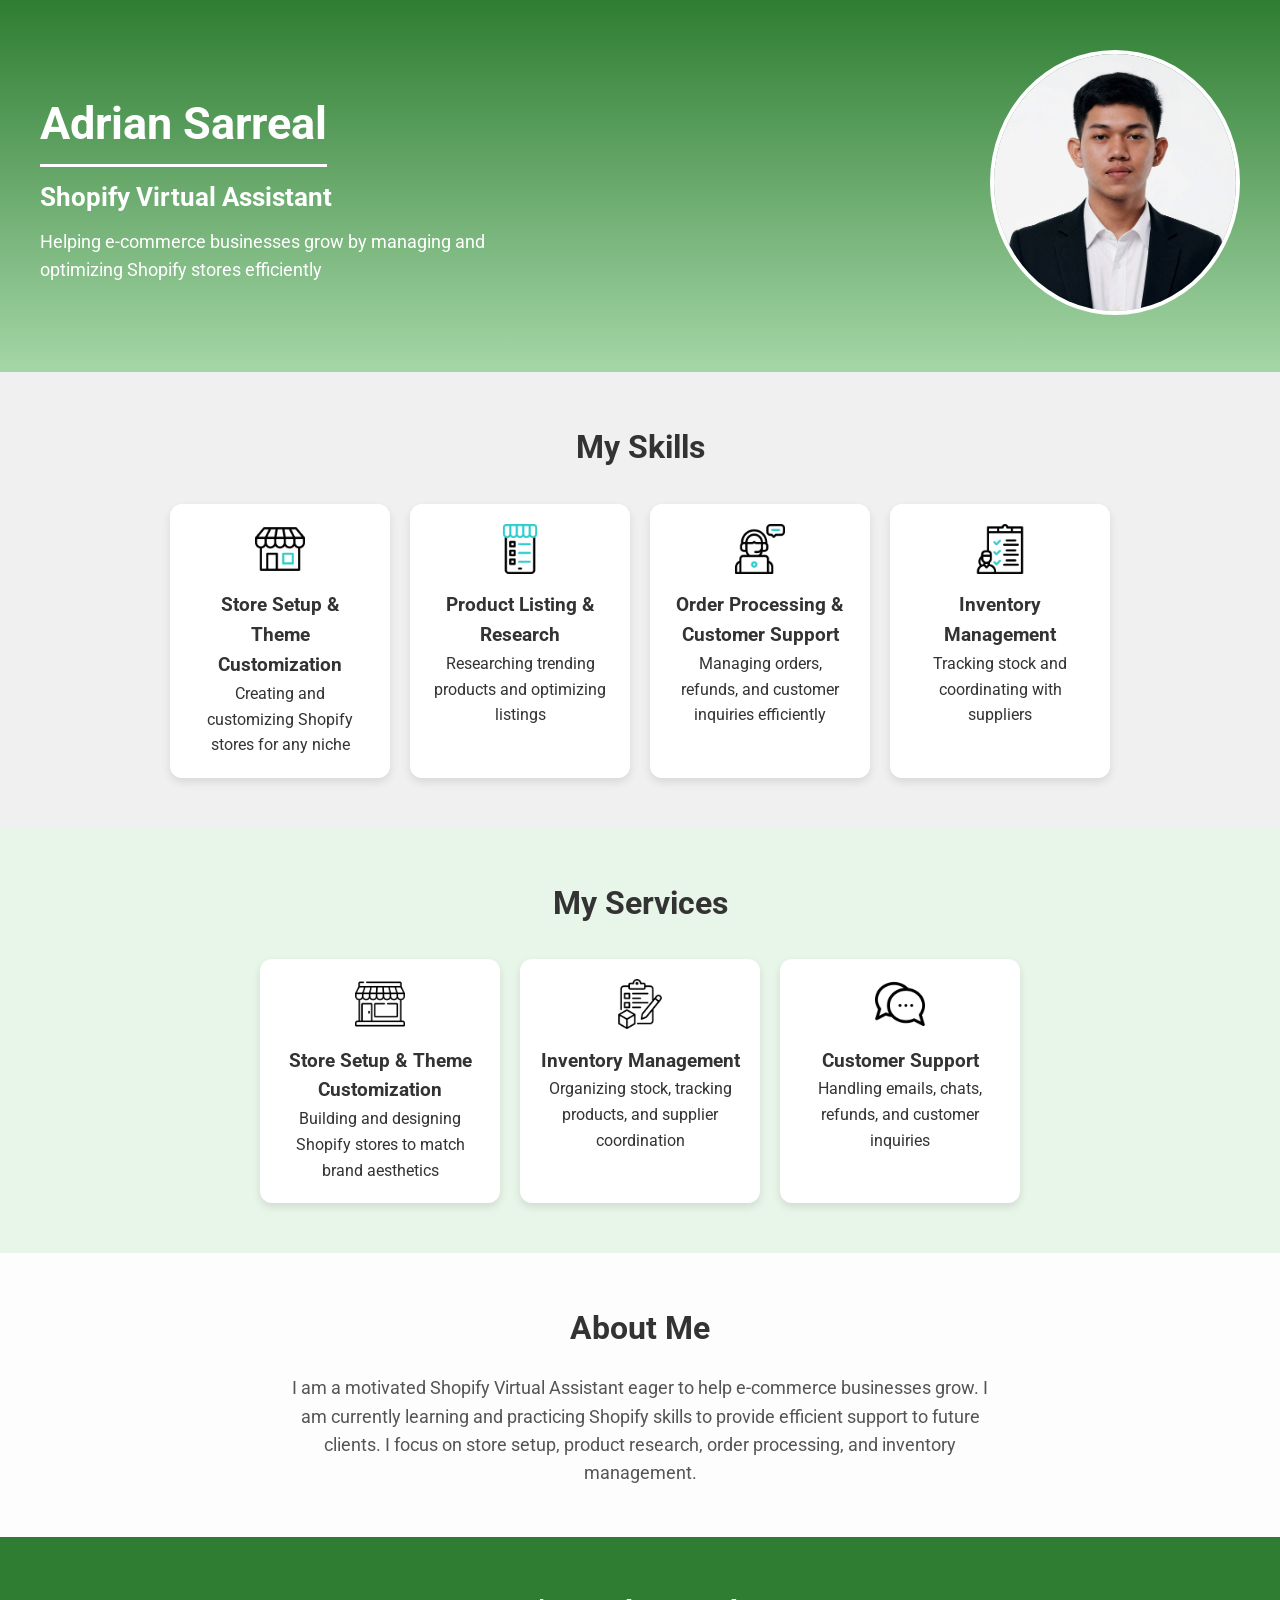
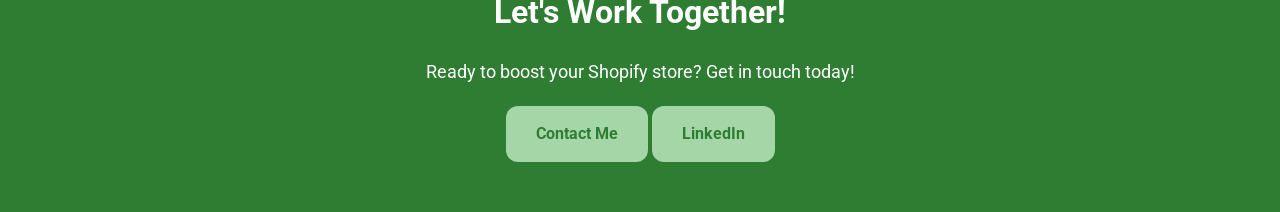
<file: index.html>
<!DOCTYPE html>
<html lang="en">
  <head>
    <meta charset="UTF-8">
    <meta name="viewport" content="width=device-width, initial-scale=1.0">
    <title>Adrian Sarreal - Shopify VA Portfolio</title>
    <link rel="stylesheet" href="style.css">
    <link href="https://fonts.googleapis.com/css2?family=Roboto:wght@400;700&display=swap" rel="stylesheet">
  </head>
  <body>
    
    <!-- Header -->
    <header class="header">
      <div class="header-content">
        <div class="header-text">
          <h1 class="name-underline">Adrian Sarreal</h1>
          <h2>Shopify Virtual Assistant</h2>
          <p>Helping e-commerce businesses grow by managing and optimizing Shopify stores efficiently</p>
        </div>
        <div class="header-image">
          <img src="Prof.jpg" alt="Adrian Sarreal">
        </div>
      </div>
    </header>

    <!-- Skills Section -->
    <section class="skills">
      <h2>My Skills</h2>
      <div class="skills-grid">
        <div class="skill">
          <img src="store.png" alt="Store Setup">
          <h3>Store Setup & Theme Customization</h3>
          <p>Creating and customizing Shopify stores for any niche</p>
        </div>
        <div class="skill">
          <img src="productlisting.png" alt="Product Listing">
          <h3>Product Listing & Research</h3>
          <p>Researching trending products and optimizing listings</p>
        </div>
        <div class="skill">
          <img src="customersupport.png" alt="Order Processing">
          <h3>Order Processing & Customer Support</h3>
          <p>Managing orders, refunds, and customer inquiries efficiently</p>
        </div>
        <div class="skill">
          <img src="invetorymanagement.png" alt="Inventory Management">
          <h3>Inventory Management</h3>
          <p>Tracking stock and coordinating with suppliers</p>
        </div>
      </div>
    </section>

    <!-- Services Section -->
    <section class="services">
      <h2>My Services</h2>
      <div class="services-grid">
        <div class="service-card">
          <img src="stores.png" alt="Setup">
          <h3>Store Setup & Theme Customization</h3>
          <p>Building and designing Shopify stores to match brand aesthetics</p>
        </div>
        <div class="service-card">
          <img src="inventory.png" alt="Inventory">
          <h3>Inventory Management</h3>
          <p>Organizing stock, tracking products, and supplier coordination</p>
        </div>
        <div class="service-card">
          <img src="chat.png" alt="Support">
          <h3>Customer Support</h3>
          <p>Handling emails, chats, refunds, and customer inquiries</p>
        </div>
      </div>
    </section>

    <!-- About Section -->
    <section class="about">
      <h2>About Me</h2>
      <p>
        I am a motivated Shopify Virtual Assistant eager to help e-commerce businesses grow. 
        I am currently learning and practicing Shopify skills to provide efficient support to future clients. 
        I focus on store setup, product research, order processing, and inventory management.
      </p>
    </section>

    <!-- Contact Section -->
    <section class="contact">
      <h2>Let's Work Together!</h2>
      <p>Ready to boost your Shopify store? Get in touch today!</p>
      <a href="https://mail.google.com/mail/?view=cm&fs=1&to=sarrealadrian@gmail.com" target="_blank" class="contact-btn">Contact Me</a>
      <a href="https://www.linkedin.com/in/adrian-sarreal-8795a21a9/" target="_blank" class="btn-secondary">LinkedIn</a>
    </section>

  </body>
</html>
</file>
<file: style.css>
/* =================================
   General Styles
================================= */
* {
  margin: 0;
  padding: 0;
  box-sizing: border-box;
  font-family: 'Roboto', sans-serif;
}

body {
  line-height: 1.6;
  color: #333;
  background-color: #fdfdfd;
}

/* =================================
   Header Section
================================= */
.header {
  background: linear-gradient(to bottom, #2e7d32, #a5d6a7);
  color: white;
  padding: 50px 20px;
}

.name-underline {
  display: inline-block;
  border-bottom: 3px solid #ffffff;
  padding-bottom: 5px;
}

.header-content {
  display: flex;
  flex-wrap: wrap;
  justify-content: space-between;
  align-items: center;
  max-width: 1200px;
  margin: 0 auto;
}

.header-text h1 {
  font-size: 2.8rem;
}

.header-text h2 {
  font-size: 1.6rem;
  margin: 10px 0;
}

.header-text p {
  font-size: 1.1rem;
  max-width: 500px;
}

.header-image img {
  width: 250px;
  border-radius: 50%;
  border: 4px solid white;
}

/* =================================
   Skills Section
================================= */
.skills {
  padding: 50px 20px;
  text-align: center;
  background: #f0f0f0;
}

.skills h2 {
  font-size: 2rem;
  margin-bottom: 30px;
}

.skills-grid {
  display: flex;
  flex-wrap: wrap;
  justify-content: center;
  gap: 20px;
}

.skill {
  background: white;
  padding: 20px;
  width: 220px;
  border-radius: 12px;
  box-shadow: 0 4px 8px rgba(0,0,0,0.1);
  transition: transform 0.3s;
}

.skill:hover {
  transform: translateY(-5px);
}

.skill img {
  width: 50px;
  margin-bottom: 10px;
}

/* =================================
   Services Section
================================= */
.services {
  background: #e8f5e9;
  padding: 50px 20px;
  text-align: center;
}

.services h2 {
  font-size: 2rem;
  margin-bottom: 30px;
}

.services-grid {
  display: flex;
  flex-wrap: wrap;
  justify-content: center;
  gap: 20px;
}

.service-card {
  background: white;
  padding: 20px;
  width: 240px;
  border-radius: 12px;
  text-align: center;
  box-shadow: 0 4px 8px rgba(0,0,0,0.1);
  transition: transform 0.3s;
}

.service-card:hover {
  transform: translateY(-5px);
}

.service-card img {
  width: 50px;
  margin-bottom: 10px;
}

/* =================================
   About Section
================================= */
.about {
  padding: 50px 20px;
  text-align: center;
  background: #fdfdfd;
}

.about h2 {
  font-size: 2rem;
  margin-bottom: 20px;
}

.about p {
  max-width: 700px;
  margin: 0 auto;
  font-size: 1.1rem;
  line-height: 1.6;
  color: #555;
}

/* =================================
   Contact Section
================================= */
.contact {
  background: #2e7d32;
  color: white;
  padding: 50px 20px;
  text-align: center;
}

.contact h2 {
  font-size: 2rem;
  margin-bottom: 20px;
}

.contact p {
  margin-bottom: 20px;
  font-size: 1.1rem;
}

.contact-btn {
  display: inline-block;
  padding: 15px 30px;
  background: #a5d6a7;
  color: #2e7d32;
  font-weight: bold;
  border-radius: 12px;
  text-decoration: none;
  transition: 0.3s;
}

.btn-secondary {
  display: inline-block;
  padding: 15px 30px;
  background: #a5d6a7;
  color: #2e7d32;
  font-weight: bold;
  border-radius: 12px;
  text-decoration: none;
  transition: 0.3s;
}

.contact-btn:hover {
  background: #81c784;
  color: white;
}

/* =================================
   Responsive Design
================================= */
@media (max-width: 768px) {
  .header-content {
    flex-direction: column;
    text-align: center;
  }

  .skills-grid, .services-grid {
    flex-direction: column;
    align-items: center;
  }

  .header-image img {
    margin-top: 20px;
  }
}
</file>
